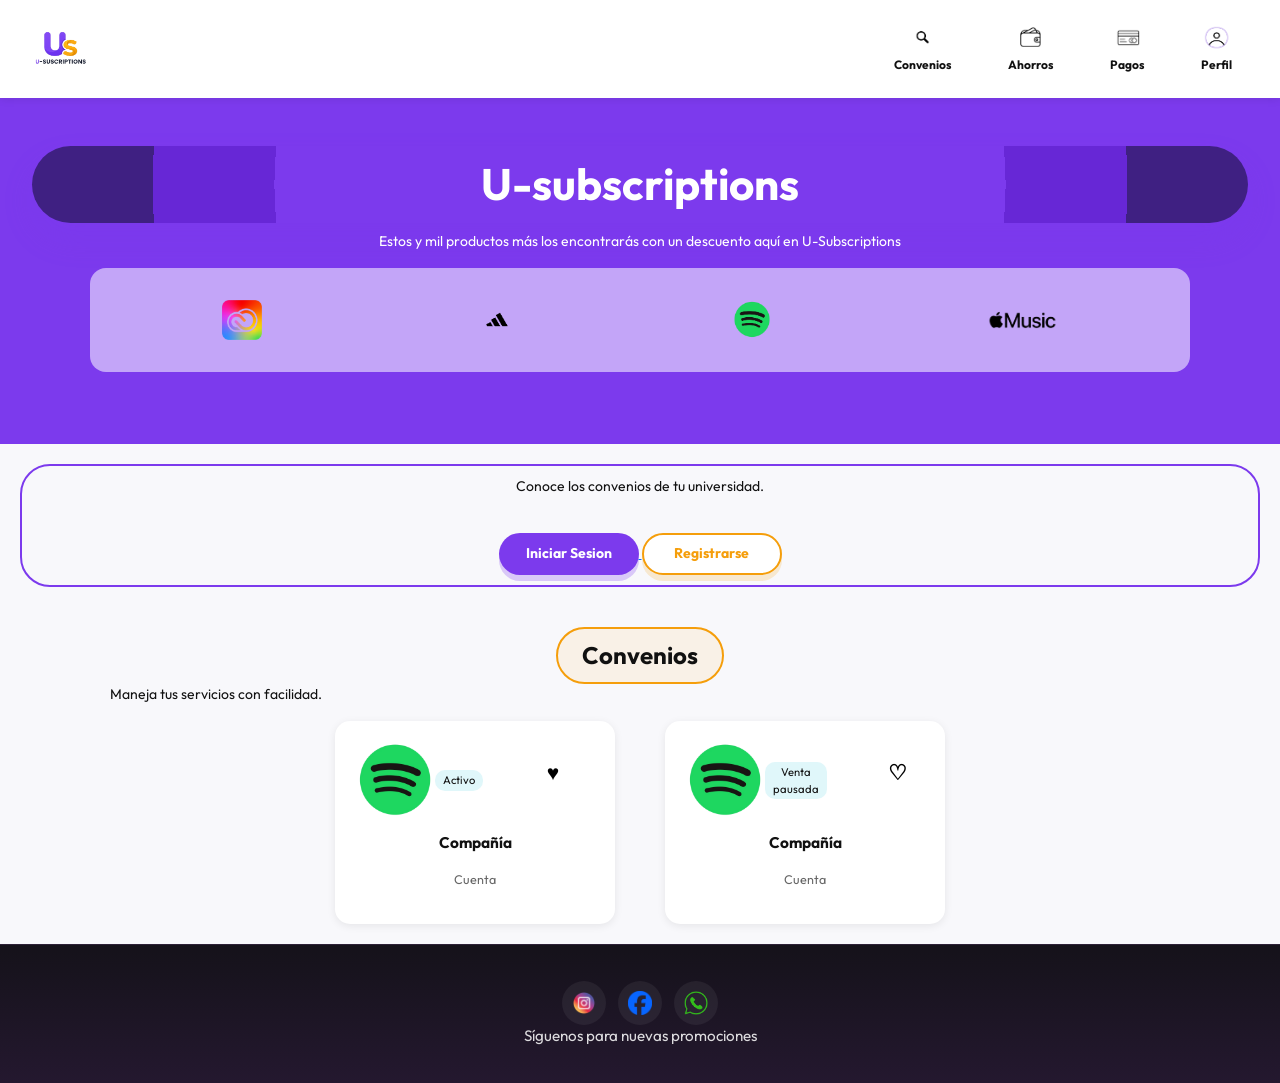
<file: pages/index_tmp.html>
<!DOCTYPE html>
<html lang="es">
<head>
  <meta charset="UTF-8">
  <meta name="viewport" content="width=device-width, initial-scale=1.0">
  <title>U-Subscriptions</title>
  <link rel="preconnect" href="https://fonts.googleapis.com">
  <link rel="preconnect" href="https://fonts.gstatic.com" crossorigin>
  <link href="https://fonts.googleapis.com/css2?family=Outfit:wght@400;500;600;700&display=swap" rel="stylesheet">
  <link href="https://cdn.jsdelivr.net/npm/bootstrap@5.3.3/dist/css/bootstrap.min.css" rel="stylesheet">
  <link rel="stylesheet" href="../css/components.css">
  <link rel="stylesheet" href="../css/styles.css">
</head>
<body>
  <header>
    <div class="logo">
      <img src="../images/logo.png" alt="Logo de U-Subscriptions">
    </div>

    <nav aria-label="Navegación principal">
      <ul>
        <li>
          <a href="../pages/buscar-convenios.html">
            <img src="../images/iconos/icono-buscar.png" alt="Icono de convenios">
            <span>Convenios</span>
          </a>
        </li>

        <li>
          <a href="../pages/panel_ahorro.html">
            <img src="../images/iconos/icono-ahorro.png" alt="Icono de ahorros">
            <span>Ahorros</span>
          </a>
        </li>
        <li>
          <a href="../pages/pagos.html">
            <img src="../images/iconos/icono-pagos.png" alt="Icono de pagos">
            <span>Pagos</span>
          </a>
        </li>
        <li>
          <a href="../pages/perfil.html">
            <img src="../images/iconos/icono-perfil.png" alt="Icono de perfil">
            <span>Perfil</span>
          </a>
        </li>
      </ul>
    </nav>
  </header>

  <main>
    <section class="banner-promocional">
      <h1>U-subscriptions</h1>

      <p>Estos y mil productos más los encontrarás con un descuento aquí en U-Subscriptions</p>

      <div id="carouselMarcas" class="carousel slide" data-bs-ride="carousel">
        <div class="carousel-inner">
          <div class="carousel-item active">
            <div class="marcas-aliadas">
              <img src="../images/marcas/marca-adove.png" alt="Adobe creative">
              <img src="../images/marcas/marca-adidas.png" alt="Adidas">
              <img src="../images/marcas/marca-spotify.png" alt="Spotify">
              <img src="../images/marcas/marca-apple.png" alt="Apple Music">
            </div>
          </div>
          <div class="carousel-item">
            <div class="marcas-aliadas">
              <img src="../images/marcas/marca-mcdonalds.png" alt="McDonald's">
              <img src="../images/marcas/marca-notion.png" alt="Notion">
              <img src="../images/marcas/marca-canva.png" alt="Canva">
              <img src="../images/marcas/marca-lenovo.png" alt="Lenovo">
            </div>
          </div>
        </div>
      </div>
    </section>
    <section class="registro" aria-labelledby="registro">
        <p>Conoce los convenios de tu universidad.</p>
        <div class="registro-contenido">
        <a href="../index.html">
          <button type="button" class="button-primary">Iniciar Sesion</button>
        </a>
        <a href="../index.html">
          <button type="button" class="button-secondary">Registrarse</button>
        </a>
      </div>
    </section>

    <section class="convenios">
        <h2>Convenios</h2>
        <p>Maneja tus servicios con facilidad.</p>
        <div class="lista-convenios">
            <article class="tarjeta-convenio">
            <div class="cabecera-tarjeta">
                <img src="../images/marcas/marca-spotify.png" alt="Spotify">
                <span class="estado">Activo</span>
                <button class="favorito" aria-label="Marcar favorito">♥</button>
            </div>
            <p>Compañía</p>
            <p>Cuenta</p>

            </article>

            <article class="tarjeta-convenio">
            <div class="cabecera-tarjeta">
                <img src="../images/marcas/marca-spotify.png" alt="Spotify">
                <span class="estado">Venta pausada</span>
                <button class="favorito" aria-label="Marcar favorito">♡</button>
            </div>
            <p>Compañía</p>
            <p>Cuenta</p>

            </article>
        </div>
    </section>

  </main>

  <footer class="site-footer">
    <div class="social-icons">
		<a href="#" aria-label="Instagram">
			<img src="../images/—Pngtree—instagram logo icon vector_3588821.png" alt="Instagram" width="24" height="24">
		</a>
		<a href="#" aria-label="Facebook">
			<img src="../images/facebook-circle-logo-png.webp" alt="Facebook" width="24" height="24">
		</a>
		<a href="#" aria-label="WhatsApp">
			<img src="../images/—Pngtree—whatsapp mobile app icon vector_8704828.png" alt="WhatsApp" width="24" height="24">
		</a>
    </div>
    <p class="footer-text">Síguenos para nuevas promociones</p>
  </footer>

  <script src="https://cdn.jsdelivr.net/npm/bootstrap@5.3.3/dist/js/bootstrap.bundle.min.js"></script>
</body>
</html>
</file>
<file: css/components.css>
:root {
  --color-primary: #7C3AED;
  --color-primary-dark: #6D28D9;
  --color-primary-light: #C3A5F8;
  --color-accent: #F59E0B;
  --color-accent-light: #FFCC77;
  --color-white: #FFFFFF;
  --color-text-dark: #111111;
  --color-text-muted: #666666;
  --color-disabled: #e0e0e0;
  --color-text-disabled: #9e9e9e;
  --color-border: #E2E8F0;
  --color-bg: #F8FAFC;

  --font-family-base: 'Outfit', -apple-system, BlinkMacSystemFont, 'Segoe UI', Roboto, sans-serif;
  --font-size-sm: 0.75rem;
  --font-size-base: 0.875rem;
  --font-size-lg: 1rem;
  --font-weight-regular: 400;
  --font-weight-bold: 700;

  --spacing-xs: 0.25rem;
  --spacing-sm: 0.5rem;
  --spacing-md: 1rem;
  --spacing-lg: 1.5rem;
  --spacing-xl: 2rem;

  --radius-sm: 8px;
  --radius-md: 16px;
  --radius-lg: 24px;
  --radius-pill: 50px;

  --transition-fast: 0.2s ease;
  --shadow-sm: 0 2px 8px rgba(0, 0, 0, 0.08);
}

/* Estilos de pagina general */
* {
  box-sizing: border-box;
  margin: 0;
  padding: 0;
}

body {
  margin: 0;
  font-family: var(--font-family-base);
  font-size: var(--font-size-base);
  color: var(--color-text-dark);
  background-color: #f8f8fb;
}

/* Titulos, subtitulos */
h1 {
  margin: 0;
  padding: 0.75rem 2rem;
  border-radius: 999px;
  background: radial-gradient(circle, var(--color-primary) 60%, rgba(103, 39, 214, 1) 60%, rgba(103, 39, 214, 1) 80%, rgb(63, 32, 130) 80%);
  color: #FFFFFF !important; /* Fuerza el color blanco del texto */
  font-size: 1.75rem;
  font-weight: var(--font-weight-bold);
  text-align: center;
  box-shadow: 0 16px 30px rgba(124, 58, 237, 0.18);
}

h2 {
  align-self: center;
  padding: 0.75rem 1.5rem;
  border-radius: 999px;
  border: 2px solid var(--color-accent);
  color: var(--color-text-dark);
  font-weight: var(--font-weight-bold);
  font-size: 1.5rem;
  line-height: 1.2;
  background: rgba(245, 158, 11, 0.08);
  justify-self: center;
  margin: 0;
}

/* Elementos pagina */
header {
  width: 100%;
  max-width: 100%;
  display: flex;
  align-items: center;
  justify-content: space-between;
  padding: var(--spacing-md) var(--spacing-xl);
  background-color: var(--color-white);
  border-radius: 0;
  box-shadow: var(--shadow-sm);
  box-sizing: border-box;
}

.logo img,
.logo-desktop img {
  max-width: 140px;
  height: auto;
  max-height: 45px;
  object-fit: contain;
}

nav ul {
  display: flex;
  flex-direction: row;
  align-items: center;
  gap: var(--spacing-lg);
  list-style: none;
  margin: 0;
  padding: 0;
}

nav a {
  display: flex;
  flex-direction: column;
  align-items: center;
  justify-content: center;
  text-decoration: none;
  padding: var(--spacing-sm) var(--spacing-md);
  border-radius: var(--radius-md);
  color: var(--color-text-dark);
  transition: background-color var(--transition-fast), color var(--transition-fast), transform var(--transition-fast);
}

nav a img {
  width: 28px;
  height: 28px;
  object-fit: contain;
  margin-bottom: var(--spacing-xs);
}

nav a span {
  font-size: var(--font-size-sm);
  font-weight: var(--font-weight-bold);
  text-align: center;
}



nav a:hover,
nav a.active,
nav a:focus-visible {
  background-color: var(--color-primary-light);
  color: var(--color-primary);
}

nav a:focus-visible {
  outline: 2px solid var(--color-primary);
  outline-offset: 2px;
}

nav a.disabled,
nav a[aria-disabled="true"] {
  color: var(--color-text-disabled);
  background-color: transparent;
  cursor: not-allowed;
  pointer-events: none;
  opacity: 0.6;
}

nav a.disabled img,
nav a[aria-disabled="true"] img {
  filter: grayscale(100%);
}


/* Asegura posicionamiento para que el panel se despliegue relativo al header */
header {
  position: relative;
}

/* Reset de estilos específicos para el botón del menú de Notificaciones */
nav button#menu-Notificaciones {
  background: transparent;
  border: none;
  outline: none;
  box-shadow: none;
  min-width: unset; /* Quita los 140px del botón general */
  height: auto;     /* Quita los 42px del botón general */
  font-family: inherit;
  cursor: pointer;
  display: flex;
  flex-direction: column;
  align-items: center;
  justify-content: center;
  padding: var(--spacing-sm) var(--spacing-md);
  border-radius: var(--radius-md);
  color: var(--color-text-dark);
  transition: background-color var(--transition-fast), color var(--transition-fast);
}

nav button#menu-Notificaciones img {
  width: 28px;
  height: 28px;
  object-fit: contain;
  margin-bottom: var(--spacing-xs);
}

nav button#menu-Notificaciones span {
  font-size: var(--font-size-sm);
  font-weight: var(--font-weight-bold);
  text-align: center;
  font-family: var(--font-family-base);
}

nav button#menu-Notificaciones:hover,
nav button#menu-Notificaciones.active {
  background-color: var(--color-primary-light);
  color: var(--color-primary);
  transform: none; /* Previene el translateY genérico */
}

/* ==========================================================
   PANEL FLOTANTE DE NOTIFICACIONES (Debajo del Header)
   ========================================================== */
.notifications-panel {
  position: absolute;
  top: 100%; /* Despliega inmediatamente debajo del header sin taparlo */
  right: var(--spacing-xl);
  width: 360px;
  max-width: calc(100vw - 32px);
  background-color: var(--color-white);
  border-radius: var(--radius-md);
  box-shadow: 0 10px 25px rgba(0, 0, 0, 0.15);
  border: 1px solid var(--color-border);
  z-index: 1100;
  overflow: hidden;
  display: none;
  animation: fadeInDown 0.2s ease-out forwards;
}

.notifications-panel.show {
  display: block;
}

@keyframes fadeInDown {
  from {
    opacity: 0;
    transform: translateY(-8px);
  }
  to {
    opacity: 1;
    transform: translateY(0);
  }
}

.notifications-header {
  display: flex;
  justify-content: space-between;
  align-items: center;
  padding: 12px 16px;
  background-color: var(--color-bg);
  border-bottom: 1px solid var(--color-border);
}

.notifications-header h3 {
  font-size: 0.95rem;
  font-weight: 700;
  color: var(--color-text-dark);
  margin: 0;
}

.notifications-header .mark-all-read {
  font-size: 0.75rem;
  color: var(--color-primary);
  background: none;
  border: none;
  min-width: unset;
  height: auto;
  cursor: pointer;
  font-weight: 600;
  padding: 0;
}

.notifications-header .mark-all-read:hover {
  text-decoration: underline;
  transform: none;
}

.notifications-list {
  max-height: 320px;
  overflow-y: auto;
  list-style: none;
  margin: 0;
  padding: 0;
}

.notification-item {
  display: flex;
  align-items: flex-start;
  gap: 12px;
  padding: 12px 16px;
  border-bottom: 1px solid var(--color-border);
  transition: background-color 0.2s ease;
  cursor: pointer;
}

.notification-item:last-child {
  border-bottom: none;
}

.notification-item:hover {
  background-color: #f1f5f9;
}

.notification-item.unread {
  background-color: #f3e8ff;
}

.notification-icon {
  width: 36px;
  height: 36px;
  border-radius: 50%;
  background-color: var(--color-primary-light);
  color: var(--color-primary);
  display: grid;
  place-items: center;
  font-size: 0.95rem;
  flex-shrink: 0;
}

.notification-content {
  flex: 1;
}

.notification-title {
  font-size: 0.85rem;
  font-weight: 700;
  color: var(--color-text-dark);
  margin: 0 0 2px 0;
}

.notification-text {
  font-size: 0.78rem;
  color: var(--color-text-muted);
  margin: 0 0 4px 0;
  line-height: 1.3;
}

.notification-time {
  font-size: 0.7rem;
  color: #94a3b8;
}

.notifications-footer {
  padding: 10px;
  text-align: center;
  background-color: var(--color-bg);
  border-top: 1px solid var(--color-border);
}

.notifications-footer a {
  font-size: 0.8rem;
  font-weight: 600;
  color: var(--color-primary);
  text-decoration: none;
}

.notifications-footer a:hover {
  text-decoration: underline;
}

/* Navegación móvil inferior */
.nav-mobile-bottom {
  display: none;
}

@media (max-width: 767px) {
  header nav {
    display: none !important;
  }

  .nav-mobile-bottom {
    display: block;
    position: fixed;
    bottom: 0;
    left: 0;
    right: 0;
    background-color: var(--color-white);
    box-shadow: 0 -2px 10px rgba(0, 0, 0, 0.1);
    z-index: 1000;
    padding: 0.4rem 0;
  }

  .nav-mobile-bottom ul {
    display: flex;
    justify-content: space-around;
    align-items: center;
    list-style: none;
    margin: 0;
    padding: 0;
  }

  .nav-mobile-bottom a,
  .nav-mobile-bottom button {
    display: flex;
    flex-direction: column;
    align-items: center;
    justify-content: center;
    text-decoration: none;
    color: var(--color-text-dark);
    font-size: 0.65rem;
    font-weight: bold;
    background: transparent;
    border: none;
    padding: 0;
    min-width: 0;
    height: auto;
    cursor: pointer;
    font-family: var(--font-family-base);
  }

  .nav-mobile-bottom a.active,
  .nav-mobile-bottom button.active {
    color: var(--color-primary);
  }

  .nav-mobile-bottom img {
    width: 22px;
    height: 22px;
    object-fit: contain;
  }

  .img-logo-nav {
    width: 26px !important;
    height: 26px !important;
  }
}

/* Footer */
footer {
  display: flex;
  flex-direction: column;
  align-items: center;
  background: linear-gradient(180deg, #15121a 0%, #24182f 100%);
  color: var(--color-white);
  padding: 2.25rem 1.25rem;
  border-top: 1px solid rgba(255, 255, 255, 0.04);
}

.site-footer .footer-inner {
  width: 100%;
  max-width: 1100px;
  margin: 0 auto;
  display: grid;
  grid-template-columns: repeat(3, 1fr);
  gap: 1.25rem;
  align-items: start;
}

.site-footer .footer-col {
  display: flex;
  flex-direction: column;
  gap: 0.6rem;
}

.site-footer h4 {
  margin: 0 0 0.35rem 0;
  color: var(--color-white);
  font-size: 1rem;
  font-weight: var(--font-weight-bold);
}

.site-footer p,
.site-footer a {
  margin: 0;
  color: rgba(255, 255, 255, 0.85);
  font-size: 0.95rem;
  text-decoration: none;
}

.site-footer .social-icons {
  display: flex;
  gap: 12px;
  align-items: center;
}

.site-footer .social-icons a {
  background: rgba(255, 255, 255, 0.06);
  width: 44px;
  height: 44px;
  border-radius: 999px;
  display: grid;
  place-items: center;
  transition: transform 0.18s ease, background 0.18s ease;
}

.site-footer .social-icons a:hover {
  background: var(--color-primary);
  transform: translateY(-3px) scale(1.02);
}

.site-footer .footer-bottom {
  margin-top: 1.25rem;
  text-align: center;
  font-size: 0.9rem;
  color: rgba(255, 255, 255, 0.65);
}

/* Botones */
button {
  min-width: 140px;
  height: 42px;
  border: none;
  border-radius: 999px;
  cursor: pointer;
  font-weight: var(--font-weight-bold);
  transition: transform var(--transition-fast), box-shadow var(--transition-fast), background-color var(--transition-fast);
}

button:hover {
  transform: translateY(-1px);
}

.button-primary {
  background-color: var(--color-primary);
  color: var(--color-white);
  box-shadow: 0 6px 0 rgba(124, 58, 237, 0.25);
}

.button-secondary {
  background-color: var(--color-white);
  border: 2px solid var(--color-accent);
  color: var(--color-accent);
  box-shadow: 0 6px 0 rgba(245, 158, 11, 0.18);
}

.button-secondary:hover {
  background-color: var(--color-accent);
  color: var(--color-white);
}

/* Tarjetas general */
.card {
  background-color: var(--color-white);
  border-radius: var(--radius-lg);
  box-shadow: 0 12px 30px rgba(0, 0, 0, 0.08);
}
</file>
<file: css/styles.css>
/*Registro*/
.registro{
  border: 2px solid var(--color-primary);
  border-radius: 30px;
  display: flex;
  flex-direction: column;
  align-items: center;
  gap: 20px;
  padding: 10px;
  margin: 20px;

}


/* ==========================================
   3. BANNER Y CARRUSEL DE MARCAS (General)
   ========================================== */
.banner-promocional {
  background-color: var(--color-primary);
  color: var(--color-white);
  text-align: center;
  padding: var(--space-lg) var(--space-md);
}

.banner-promocional h1 {
  font-size: 2rem;
  margin-bottom: var(--space-sm);
}


#carouselMarcas {
  max-width: 900px;
  margin: 0 auto var(--space-lg);
  background-color: var(--color-primary-light);
  border-radius: var(--radius-md);
  padding: var(--space-md);
}

.marcas-aliadas {
  display: flex;
  flex-wrap: nowrap;
  justify-content: space-between;
  align-items: center;
  gap: var(--space-md);
}

.marcas-aliadas img {
  height: 40px;
  width: auto;
  max-width: 90px;
  object-fit: contain;
  flex-shrink: 1;
}

#carouselMarcas .carousel-indicators {
  position: static;
  margin: var(--space-sm) 4rem;
}

#carouselMarcas .carousel-indicators [data-bs-target] {
  background-color: var(--color-primary);
  opacity: 0.5;
  width: 8px;
  height: 8px;
  border-radius: 50%;
  padding: 1px;
}

#carouselMarcas .carousel-indicators .active {
  background-color: var(--color-accent);
  opacity: 1;
}

.boton-saber-mas {
  display: inline-block;
  background-color: var(--color-accent);
  color: #1d2433;
  font-weight: 700;
  text-decoration: none;
  padding: 0.75rem 2rem;
  border-radius: var(--radius-pill);
  transition: background-color 0.2s ease;
}

.boton-saber-mas:hover {
  background-color: var(--color-accent-light);
}

.boton-saber-mas:focus-visible {
  outline: 3px solid var(--color-white);
  outline-offset: 3px;
}

/* ==========================================
   4. CONVENIOS & TARJETAS
   ========================================== */
.convenios {
    max-width: 1100px;  
    margin: 0 auto;     
    padding: 20px 20px;
    display: flex;
    flex-direction: column;
    
}



.lista-convenios {
  display: flex;
  justify-content: center;
  gap: 50px;
  flex-wrap: wrap;
  padding: 0;
}
.lista-convenios .tarjeta-convenio {
  background: #fff;
  padding: 20px;
  border-radius: 15px;
  box-shadow: var(--shadow-sm);
  width: 280px;
  text-align: center;
  transition: transform 0.3s ease, box-shadow 0.3s ease;
}

.tarjeta-convenio {
  background: #fff;
  padding: 20px;
  border-radius: 15px;
  box-shadow: var(--shadow-sm);
  width: 280px;
  text-align: center;
  transition: transform 0.3s ease, box-shadow 0.3s ease;
}

.tarjeta-convenio:hover {
  transform: translateY(-5px);
  box-shadow: 0 8px 12px rgba(0, 0, 0, 0.15);
}

.cabecera-tarjeta {
  display: flex;
  justify-content: space-between;
  align-items: center;
  margin-bottom: 10px;
}

.tarjeta-convenio .cabecera-tarjeta img {
  height: 80px;
  width: auto;
  max-width: 120px;
}

.estado {
  font-size: 0.8em;
  padding: 2px 8px;
  border-radius: 10px;
  background: #e0f7fa;
}

.favorito {
  background: none;
  border: none;
  cursor: pointer;
  font-size: 1.5em;
  transition: transform 0.2s ease, color 0.2s ease;
  outline: none;
  margin-bottom: 1rem;
}

.favorito:hover {
  transform: scale(1.2);
}

.favorito:focus-visible {
  outline: 2px solid var(--color-primary);
  outline-offset: 2px;
}

.boton-ver-mas {
  display: block;
  margin-top: 15px;
  background: var(--color-primary);
  color: #fff;
  padding: 8px;
  border-radius: 15px;
  text-decoration: none;
  transition: background 0.3s ease;
}

.boton-ver-mas:hover {
  background: var(--color-primary-dark);
}

.boton-ver-mas:focus-visible {
  outline: 2px solid var(--color-accent);
  outline-offset: 2px;
}

.tarjeta-convenio p:nth-of-type(1) {
  font-weight: 700;
  font-size: 1.1em;
  color: #111;

/* Mejoras visuales para párrafos en secciones importantes */
.main-container section p {
  color: rgba(17,17,17,0.92);
  line-height: 1.7;
  font-size: 0.98rem;
  margin-bottom: 0.6rem;
}

.banner-promocional p, .tarjeta-info p {
  color: rgba(0,0,0,0.8);
  font-size: 1.05rem;
  max-width: 760px;
  margin-left: auto;
  margin-right: auto;
  line-height: 1.5;
  background: linear-gradient(90deg, rgba(255,255,255,0.6), rgba(255,255,255,0));
  padding: 0.35rem 0.5rem;
  border-radius: 8px;
}

/* Hacer los párrafos de las tarjetas más llamativos */
.tarjeta-convenio p:nth-of-type(1) {
  color: #0f1721;
}

.tarjeta-convenio p:nth-of-type(2) {
  color: rgba(17,17,17,0.7);
}

@media (max-width: 640px) {
  .main-container section p {
    font-size: 1rem;
  }
  .banner-promocional p, .tarjeta-info p {
    font-size: 1rem;
    padding: 0.3rem 0.4rem;
  }
}
  margin-top: 10px;
}

.tarjeta-convenio p:nth-of-type(2) {
    font-weight: 400;      
    font-size: 0.9em;       
    color: #666;            
    margin-bottom: 15px;
}


/* Sección completa */
.banner-promocional {
  background-color: var(--color-primary);
  color: var(--color-white);
  text-align: center;
  padding: var(--spacing-lg) var(--spacing-md);
}

.banner-promocional h1 {
  font-size: 2rem;
  margin-bottom: var(--spacing-sm);
}


/* Panel del carrusel */
#carouselMarcas {
  max-width: 900px;
  margin: 0 auto var(--spacing-lg);
  background-color: var(--color-primary-light);
  border-radius: var(--radius-md);
  padding: var(--spacing-md);
}

.marcas-aliadas {
  display: flex;
  flex-wrap: wrap;
  justify-content: space-around;
  align-items: center;
  gap: var(--spacing-md);
}

.marcas-aliadas img {
  max-height: 40px;
  width: auto;
  object-fit: contain;
}

/* Indicadores del carrusel (los puntitos) */
#carouselMarcas .carousel-indicators [data-bs-target] {
  background-color: var(--color-primary);
  opacity: 0.5;
  width: 8px;
  height: 8px;
  border-radius: 50%;
}

#carouselMarcas .carousel-indicators .active {
  background-color: var(--color-accent);
  opacity: 1;
}

#carouselMarcas .carousel-indicators {
  position: static;
  margin: var(--spacing-sm) 3rem 0;
}

/* Botón Saber más */
.boton-saber-mas {
  display: inline-block;
  background-color: var(--color-accent);
  color: #1d2433;
  font-weight: 700;
  text-decoration: none;
  padding: 0.75rem 2rem;
  border-radius: var(--radius-pill);
  transition: background-color 0.2s ease;
}
  

.boton-saber-mas:hover {
  background-color: var(--color-accent-light);
}

.boton-saber-mas:focus-visible {
  outline: 3px solid var(--color-white);
  outline-offset: 3px;
}

@media (min-width: 992px) {
  .banner-promocional {
    padding: 3rem 2rem;
  }

  .banner-promocional h1 {
    font-size: 2.75rem;
  }

  #carouselMarcas {
    max-width: 1100px;
    padding: 2rem 3rem;
  }

  .marcas-aliadas {
    gap: 3rem;
  }

  .marcas-aliadas img {
    height: 56px;
    width: auto;
    object-fit: contain;
  }
}
</file>
